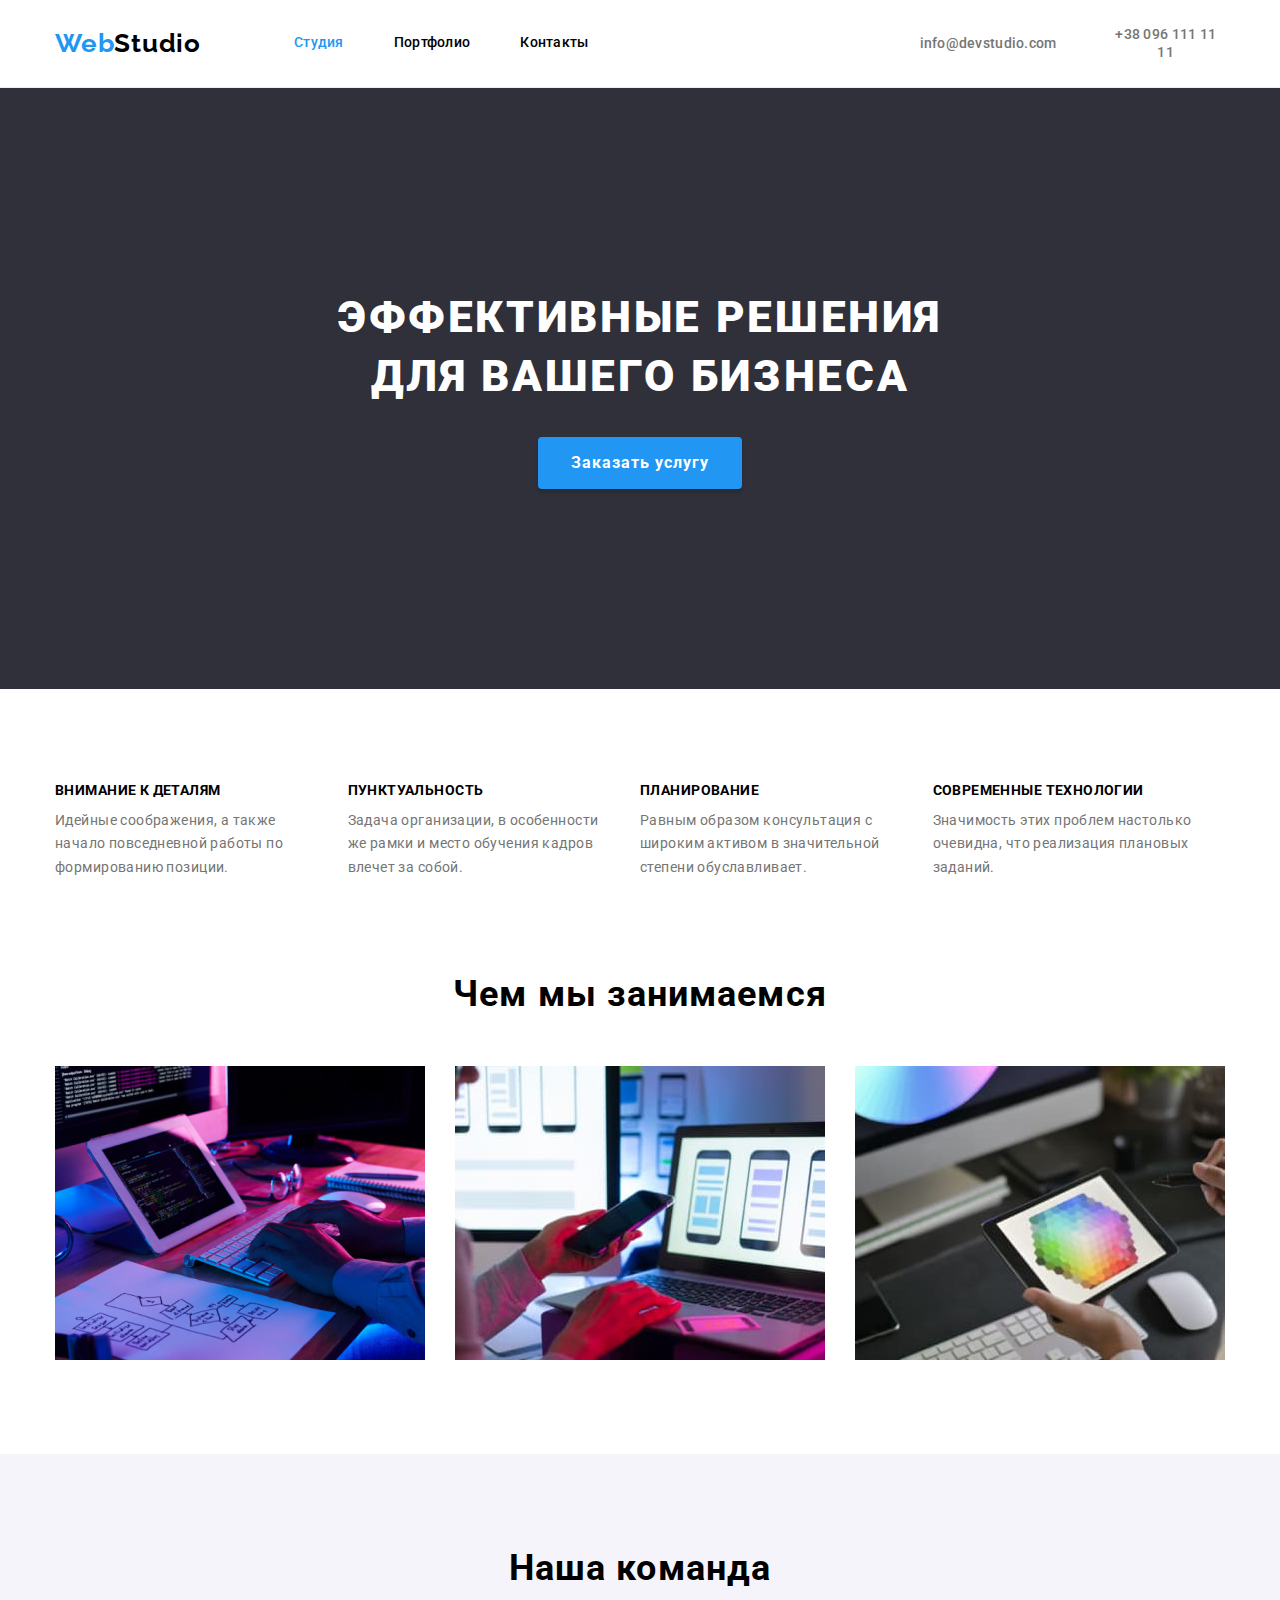
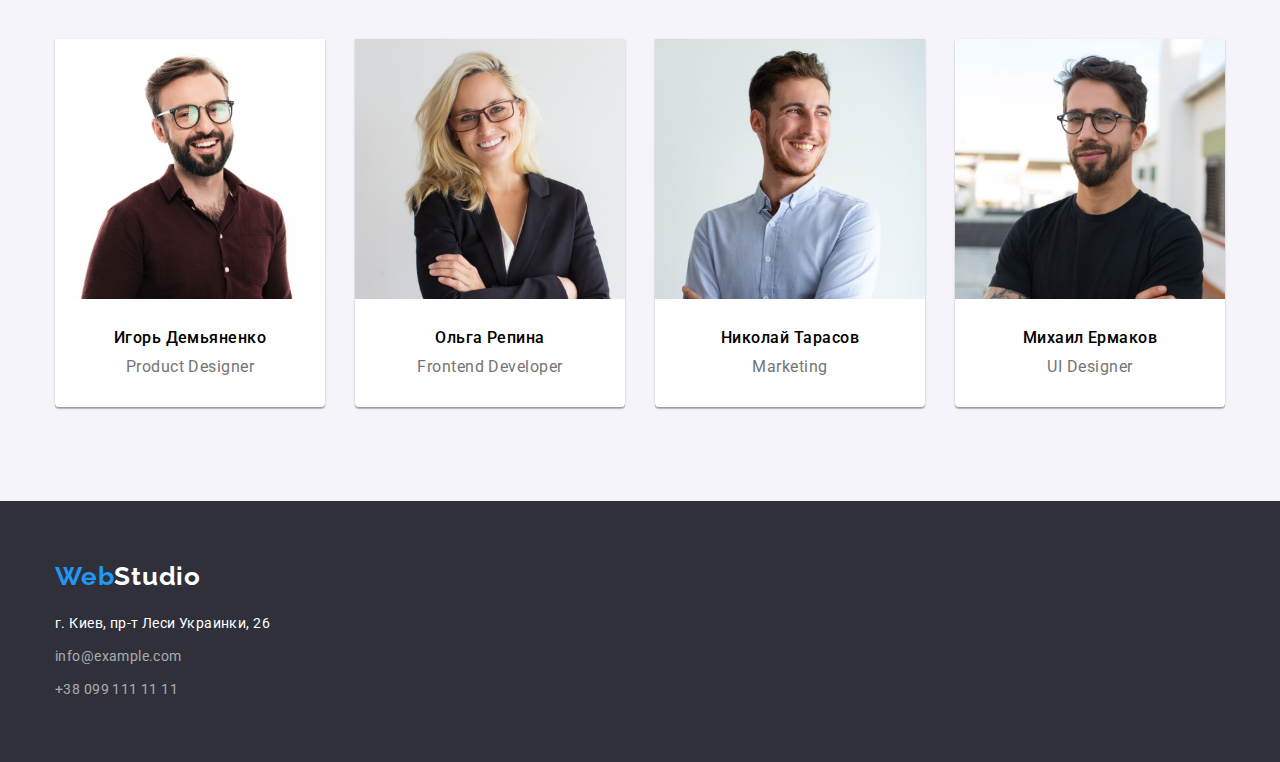
<file: index.html>
<!DOCTYPE html>
<html lang="en">
  <head>
    <meta charset="UTF-8" />
    <meta http-equiv="X-UA-Compatible" content="IE=edge" />
    <meta name="viewport" content="width=device-width, initial-scale=1.0" />
    <title>Студия</title>
    <link
      href="https://fonts.googleapis.com/css2?family=Raleway:wght@700&family=Roboto:wght@400;500;700;900&display=swap"
      rel="stylesheet"
    />
    <link
      rel="stylesheet"
      href="https://cdnjs.cloudflare.com/ajax/libs/modern-normalize/1.1.0/modern-normalize.min.css"
    />
    <link rel="stylesheet" href="./css/styles.css" />
  </head>
  <body>
    <header class="header">
      <section class="header-section">
        <div class="nav-box container">
          <a class="logo webstudio link" href="./index.html">
            <span class="logo-header">Web</span>Studio</a
          >
          <nav class="header-nav">
            <ul class="list nav-ulka">
              <li class="nav-li">
                <a class="nav-link active link" href="./index.html">Студия</a>
              </li>
              <li class="nav-li">
                <a class="nav-link link" href="./portfolio.html">Портфолио</a>
              </li>
              <li><a class="nav-link link" href="./index.html">Контакты</a></li>
            </ul>
          </nav>
          <ul class="list contacts-ulka">
            <li class="contacts-li">
              <a class="header-contacts hmail link" href="mailto:info@devstudio.com"
                >info@devstudio.com</a
              >
            </li>
            <li class="contacts-li">
              <a class="header-contacts link teleph" href="tel:+380961111111"
              >+38 096 111 11 11</a
              >
            </li>
        </ul>
        </div>
      </section>
    </header>

    <main class="main-section">
      <section class="banner-section">
        <div class="container">
          <h1 class="tagline">ЭФФЕКТИВНЫЕ РЕШЕНИЯ<br>ДЛЯ ВАШЕГО БИЗНЕСА</h1>
          <div class="button-tagline">
            <button class="tagline-btn btn" type="button">
              Заказать услугу
            </button>
          </div>
        </div>
      </section>

      <section class="advant-section">
        <div class="container">
        <ul class="list advant-ulka">
          <li class="advant-li">
            <h3 class="adv-li-name">ВНИМАНИЕ К ДЕТАЛЯМ</h3>
            <p class="definition">
              Идейные соображения, а также начало повседневной работы по
              формированию позиции.
            </p>
          </li>
          <li class="advant-li">
            <h3 class="adv-li-name">ПУНКТУАЛЬНОСТЬ</h3>
            <p class="definition">
              Задача организации, в особенности же рамки и место обучения кадров
              влечет за собой.
            </p>
          </li>
          <li class="advant-li">
            <h3 class="adv-li-name">ПЛАНИРОВАНИЕ</h3>
            <p class="definition">
              Равным образом консультация с широким активом в значительной
              степени обуславливает.
            </p>
          </li>
          <li class="advant-li">
            <h3 class="adv-li-name">СОВРЕМЕННЫЕ ТЕХНОЛОГИИ</h3>
            <p class="definition">
              Значимость этих проблем настолько очевидна, что реализация
              плановых заданий.
            </p>
          </li>
          </div>
        </ul>
      </section>

      <!-- Чим займаємось -->
      <section class="metier-section">
        <div class="container">
        <h2 class="metier-name geometry">Чем мы занимаемся</h2>
        
        <ul class="list metier-ulka">
          <li class="metier-li">
            <img
              class="image"
              src="./images/image01.jpg"
              alt="Разработка"
              width="370"
            />
          </li>
          <li class="metier-li">
            <img
              class="image"
              src="./images/image02.jpg"
              alt="Дизайн"
              width="370"
            />
          </li>
          <li class="metier-li">
            <img
              class="image"
              src="./images/image03.jpg"
              alt="Стиль"
              width="370"
            />
          </li>
        </ul>
        </div>
      </section>

      <section class="team-section">
        <div class="container">
        <h2 class="team-name geometry">Наша команда</h2>

        <ul class="list team-ulka">
          <li class="team-li">
            <img
              class="image"
              src="./images/pht01.jpg"
              alt="И. Демьяненко"
              width="270"
              height="260"
            />
            <div class="member-bio">
            <h3 class="team-member">Игорь Демьяненко</h3>
            <p class="member-job" lang="en">Product Designer</p>
            </div>
          </li>
          <li class="team-li">
            <img
              class="image"
              src="./images/pht02.jpg"
              alt="О. Репина"
              width="270"
              height="260"
            />
            <div class="member-bio">
            <h3 class="team-member">Ольга Репина</h3>
            <p class="member-job" lang="en">Frontend Developer</p>
            </div>
          </li>
          <li class="team-li">
            <img
              class="image"
              src="./images/pht03.jpg"
              alt="Н. Тарасов"
              width="270"
              height="260"
            />
            <div class="member-bio">
            <h3 class="team-member">Николай Тарасов</h3>
            <p class="member-job" lang="en">Marketing</p>
            </div>
          </li>
          <li class="team-li">
            <img
              class="image"
              src="./images/pht04.jpg"
              alt=".М. Ермаков"
              width="270"
              height="260"
            />
            <div class="member-bio">
            <h3 class="team-member">Михаил Ермаков</h3>
            <p class="member-job" lang="en">UI Designer</p>
            </div>
          </li>
        </ul>
        </div>
      </section>
    </main>

    <!-- Наші контакти -->
    <footer class="footer">
      <section class="footer-section">
        <div class="container">
        <a class="logo footer-logo link" lang="en" href="./index.html"
          ><span class="footer-web">Web</span><span class="logo-footer">Studio</span></a
        >
        <address>
          <ul class="list footer-ulka">
            <li class="footer-li">
              <a
                class="address link"
                href="https://goo.gl/maps/CcYmPfw3a3xQvwCz5"
                target="_blank"
                rel="noreferrer noopener"
                >г. Киев, пр-т Леси Украинки, 26</a
              >
            </li>
            <li class="footer-li">
              <a class="footer-mail link" href="mailto:info@example.com"
                >info@example.com</a
              >
            </li>
            <li class="footer-li">
              <a class="footer-tel link" href="tel:+380991111111"
                >+38 099 111 11 11</a
              >
            </li>
          </ul>
        </address>
        </div>
      </section>
    </footer>
  </body>
</html>
</file>
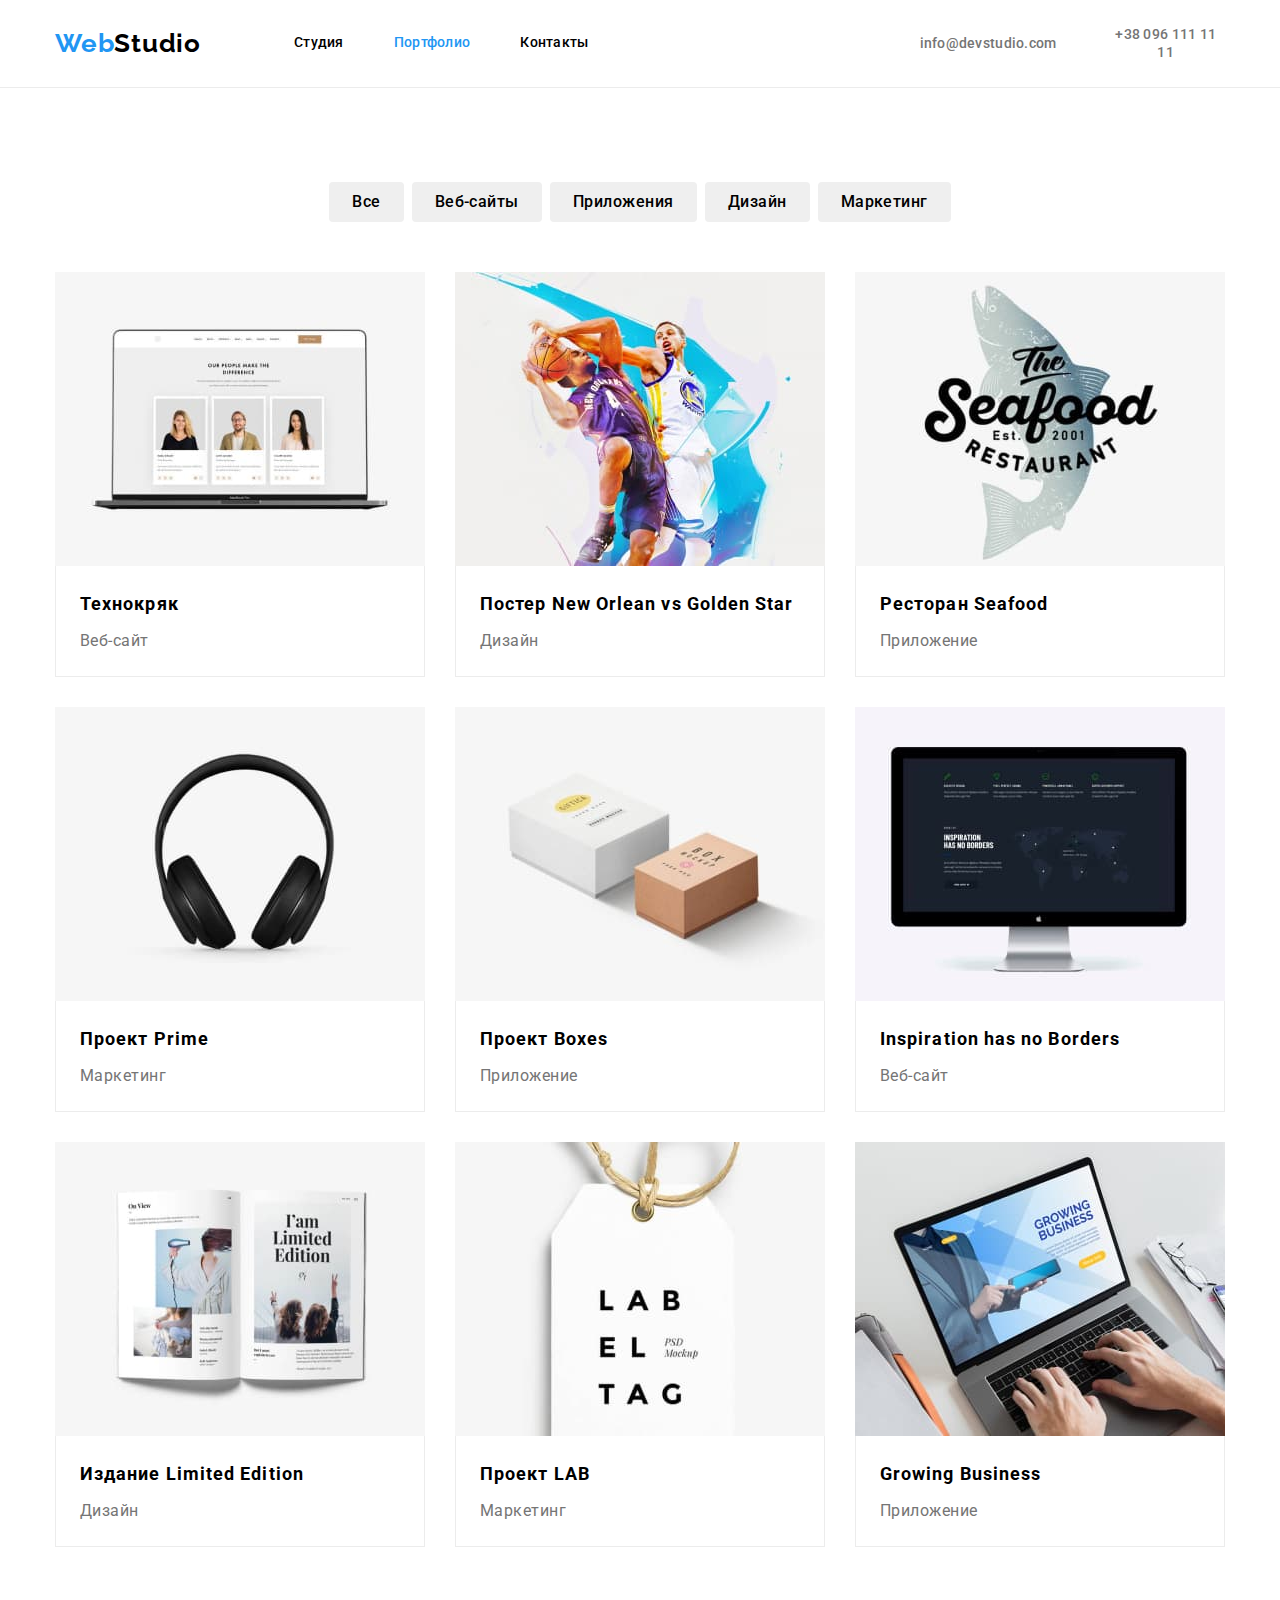
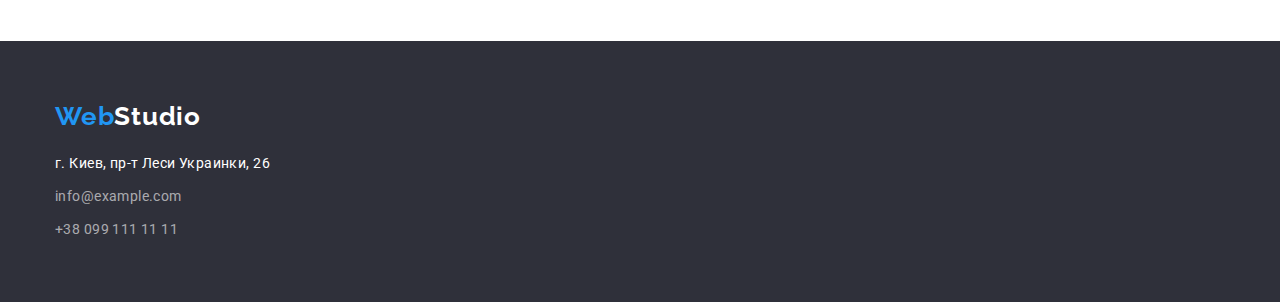
<file: portfolio.html>
<!DOCTYPE html>
<html lang="en">
  <head>
    <meta charset="UTF-8" />
    <meta http-equiv="X-UA-Compatible" content="IE=edge" />
    <meta name="viewport" content="width=device-width, initial-scale=1.0" />
    <title>Портфолио</title>
    <link
      href="https://fonts.googleapis.com/css2?family=Raleway:wght@700&family=Roboto:wght@400;500;700;900&display=swap"
      rel="stylesheet"
    />
    <link
      rel="stylesheet"
      href="https://cdnjs.cloudflare.com/ajax/libs/modern-normalize/1.1.0/modern-normalize.min.css"
    />
    <link rel="stylesheet" href="./css/styles.css" />
  </head>
  <body>
    <header class="header">
      <section class="header-section">
        <div class="container nav-box">
          <a class="logo webstudio link" href="./index.html">
            <span class="logo-header">Web</span>Studio</a
          >
          <nav class="header-nav">
            <ul class="list nav-ulka">
              <li class="nav-li">
                <a class="nav-link link" href="./index.html">Студия</a>
              </li>
              <li class="nav-li">
                <a class="nav-link active link" href="./portfolio.html">Портфолио</a>
              </li>
              <li><a class="nav-link link" href="./index.html">Контакты</a></li>
            </ul>
          </nav>

          <ul class="list contacts-ulka">
            <li class="contacts-li">
              <a class="header-contacts hmail link" href="mailto:info@devstudio.com"
                >info@devstudio.com</a
              >
            </li>
            <li class="contacts-li">
              <a class="header-contacts link teleph" href="tel:+380961111111"
              >+38 096 111 11 11</a
              >
            </li>
          </ul>
        </div>
      </section>
    </header>

    <main>
      <section class="projects">
        <div class="container">
          <ul class="list buttons-ulka">
            <li class="button-li">
              <button class="btn-portfolio btn" type="button">Все</button>
            </li>
            <li class="button-li">
              <button class="btn-portfolio btn" type="button">Веб-сайты</button>
            </li>
            <li class="button-li">
              <button class="btn-portfolio btn" type="button">
                Приложения
              </button>
            </li>
            <li class="button-li">
              <button class="btn-portfolio btn" type="button">Дизайн</button>
            </li>
            <li class="button-li">
              <button class="btn-portfolio btn" type="button">Маркетинг</button>
            </li>
          </ul>
        </div>
        <div class="container">
          <ul class="list projects-ulka project-card">
            <li class="project-li project-card-li">
              <img
                class="image-project"
                src="./images/p2i1.jpg"
                alt="Технокряк"
                width="370"
              />
              <div class="card">
                <h2 class="project-name">Технокряк</h2>
                <p class="project-type">Веб-сайт</p>
              </div>
            </li>
            <li class="project-li project-card-li">
              <img
                class="image-project"
                src="./images/p2i2.jpg"
                alt="New Orlean vs Golden Star"
                width="370"
              />
              <div class="card">
                <h2 class="project-name">
                  Постер <span lang="en">New Orlean vs Golden Star</span>
                </h2>
                <p class="project-type">Дизайн</p>
              </div>
            </li>
            <li class="project-li project-card-li">
              <img
                class="image-project"
                src="./images/p2i3.jpg"
                alt="Seafood"
                width="370"
              />
              <div class="card">
                <h2 class="project-name">
                  Ресторан <span lang="en">Seafood</span>
                </h2>
                <p class="project-type">Приложение</p>
              </div>
            </li>
          </ul>
          <ul class="list projects-ulka project-card">
            <li class="project-li project-card-li">
              <img
                class="image-project"
                src="./images/p2i4.jpg"
                alt="Prime"
                width="370"
              />
              <div class="card">
                <h2 class="project-name">
                  Проект <span lang="en">Prime</span>
                </h2>
                <p class="project-type">Маркетинг</p>
              </div>
            </li>
            <li class="project-li project-card-li">
              <img
                class="image-project"
                src="./images/p2i5.jpg"
                alt="Boxes"
                width="370"
              />
              <div class="card">
                <h2 class="project-name">
                  Проект <span lang="en">Boxes</span>
                </h2>
                <p class="project-type">Приложение</p>
              </div>
            </li>
            <li class="project-li project-card-li">
              <img
                class="image-project"
                src="./images/p2i6.jpg"
                alt="Inspiration has no Borders"
                width="370"
              />
              <div class="card">
                <h2 class="project-name">
                  <span lang="en">Inspiration has no Borders</span>
                </h2>
                <p class="project-type">Веб-сайт</p>
              </div>
            </li>
          </ul>
          <ul class="list projects-ulka project-card">
            <li class="project-li project-card-li">
              <img
                class="image-project"
                src="./images/p2i7.jpg"
                alt="Limited Edition"
                width="370"
              />
              <div class="card">
                <h2 class="project-name">
                  Издание <span lang="en">Limited Edition</span>
                </h2>
                <p class="project-type">Дизайн</p>
              </div>
            </li>
            <li class="project-li project-card-li">
              <img
                class="image-project"
                src="./images/p2i8.jpg"
                alt="LAB"
                width="370"
              />
              <div class="card">
                <h2 class="project-name">Проект <span></span> LAB</h2>
                <p class="project-type">Маркетинг</p>
              </div>
            </li>
            <li class="project-li project-card-li">
              <img
                class="image-project"
                src="./images/p2i9.jpg"
                alt="Growing Business"
                width="370"
              />
              <div class="card">
                <h2 class="project-name">
                  <span lang="en">Growing Business</span>
                </h2>
                <p class="project-type">Приложение</p>
              </div>
            </li>
          </ul>
        </div>
      </section>
    </main>

    <!-- Футер -->
    <footer class="footer">
      <section class="footer-section">
        <div class="container">
          <a class="logo footer-logo link" lang="en" href="./index.html"
            ><span class="footer-web">Web</span
            ><span class="logo-footer">Studio</span></a
          >
          <address>
            <ul class="list footer-ulka">
              <li class="footer-li">
                <a
                  class="address link"
                  href="https://goo.gl/maps/CcYmPfw3a3xQvwCz5"
                  target="_blank"
                  rel="noreferrer noopener"
                  >г. Киев, пр-т Леси Украинки, 26</a
                >
              </li>
              <li class="footer-li">
                <a class="footer-mail link" href="mailto:info@example.com"
                  >info@example.com</a
                >
              </li>
              <li class="footer-li">
                <a class="footer-tel link" href="tel:+380991111111"
                  >+38 099 111 11 11</a
                >
              </li>
            </ul>
          </address>
        </div>
      </section>
    </footer>
  </body>
</html>
</file>
<file: css/styles.css>
/* Налаштування */
:root {
    --font: "Roboto", sans-serif;
    --font-sec: "Raleway", sans-serif;
    --accent: #2196f3;
    --white: #ffffff;
    --text: ##212121;
    --text-sec: rgba(117, 117, 117, 1);
    --tagline-bg: #2F303A;
    --team-bg: #F5F4FA;

    --items: 3;
    --items-adv: 4;
    --indent: 30px;
}
/* Контент */
body {
    font-family: var(--font);
    color: var(--text);
    font-size: 16px;
}

.link {
    text-decoration: none;
}

.link.active {
    color: var(--accent);
}
.list {
    list-style: none;
    margin: 0;
    padding: 0;
}


h1, h2, h3, h4, h5, h6, p {
    margin: 0;
}

img {
    display: block;
    max-width: 100%;
    height: auto;
}
/* Хедер */
.header {
    border-bottom: 1px solid #ECECEC;
    display: block;
}

.logo {
    font-family: 'Raleway';
    font-style: normal;
    font-weight: 700;
    font-size: 26px;
    line-height: 1.2;
    letter-spacing: 0.03em;
    color: black;
    margin-right: 93px;
    display: block;
}
.logo-header {
    color: var(--accent);
}

.nav-li {

}

.nav-link {
    color: var(--text);
    padding-top: 32px;
    padding-bottom: 32px;
}

.nav-link:hover,
.nav-link:focus,
.header-contacts:hover,
.header-contacts:focus {
    color: var(--accent);
}


.header-contacts {
    font-style: normal;
    color: var(--text-sec);
    font-weight: 500;
    font-size: 14px;
    line-height: 1.14;
    letter-spacing: 0.02em;
    padding-top: 32px;
    padding-bottom: 32px;
}

.hmail {
    margin-right: 50px;
    margin-left: 331px;
} 

.contacts-li {
    text-align: center;
}

/* Баннер */
.banner-section {
    background-color: var(--tagline-bg);
    text-align: center;
    padding-bottom: 200px;
    padding-top: 200px;
    margin: 0px;
}

.tagline {
    font-style: normal;
    font-weight: 900;
    font-size: 44px;
    line-height: 1.35;
    text-align: center;
    letter-spacing: 0.06em;
    text-transform: uppercase;
    color: var(--white);

    display: flex;
    justify-content: space-around;
    margin-bottom: 30px;
}

.tagline-btn {
    font-weight: 700;
    font-size: 16px;
    line-height: 1.88;
    align-items: center;
    text-align: center;
    letter-spacing: 0.06em;
    color: var(--white);
    font-family: inherit;
    cursor: pointer;
    background-color: var(--accent);
    box-shadow: 0px 4px 4px rgba(0, 0, 0, 0.15);
    border-radius: 4px;
    border: 1px solid transparent;
    padding: 10px 32px;
}
/* Головне */
.adv-li-name {
    font-style: normal;
    font-weight: 700;
    font-size: 14px;
    line-height: 1.14;
    letter-spacing: 0.03em;
    text-transform: uppercase;

    padding-bottom: 10px;
}

.definition {
    font-style: normal;
    font-weight: 400;
    font-size: 14px;
    line-height: 1.7;
    letter-spacing: 0.03em;
    color: var(--text-sec);
}

.metier-name, .team-name {
    font-weight: 700;
    font-size: 36px;
    line-height: 1.16;
    text-align: center;
    letter-spacing: 0.03em;
}

.team-section{
    background-color: var(--team-bg);
    padding-top: 94px;
}

.team-member {
    font-weight: 500;
    font-size: 16px;
    line-height: 1.19;
    letter-spacing: 0.03em;
}

.footer {
    background-color: var(--tagline-bg);
    padding-top: 60px;
    padding-bottom: 60px;
}
.logo-footer {
    color: var(--white);

}
.footer-web {
    color: var(--accent);
}
.footer-ulka {
    font-style: normal;
    font-weight: 400;
    font-size: 14px;
    line-height: 1.71;
    letter-spacing: 0.03em;
}
.footer-mail, .footer-tel {
    color: rgba(255, 255, 255, 0.6);
}
.footer-li:not(:last-child ) {
    margin-bottom: 9px;
}

.address {
    font-weight: 400;
    font-size: 14px;
    line-height: 1.71;
    letter-spacing: 0.03em;
    color: var(--white);
    font-style: normal;
}

/* ПОРТФОЛІО */
.btn {
    border: 1px solid transparent;
}

.btn-portfolio {
    padding: 6px 22px;
    font-style: normal;
    font-weight: 500;
    font-size: 16px;
    line-height: 1.62;
    text-align: center;
    letter-spacing: 0.03em;
    border-radius: 4px;
    color: var(--text);
    cursor: pointer;
}
.btn-portfolio:hover,
.btn-portfolio:focus {
    border-radius: 4px;
    color: var(--white);
    background-color: var(--accent);
    box-shadow: 0px 4px 4px rgba(0, 0, 0, 0.15);
}
.project-name {
    font-style: normal;
    font-weight: 700;
    font-size: 18px;
    letter-spacing: 0.06em;
    line-height: 2.00;
    margin-bottom: 4px;
    color: var(--text);
}
.project-type {
    font-size: 16px;
    line-height: 1.88;
    letter-spacing: 0.03em;
    color: var(--text-sec);
}

.projects {
    padding-top: 94px;
    padding-bottom: 94px;
}

.buttons-ulka {
    display: flex;
    margin-bottom: 50px;
    margin-left: auto;
    margin-right: auto;
    padding: auto;
    justify-content: center;
}

.button-li:not(:last-child ) {
    margin-right: 8px;
}

.projects-ulka {
    display: flex;
    flex-wrap: wrap;
}

.projects-ulka:not(:last-child) {
    margin-bottom: 15px;
}

.project-card {
    display: flex;
    flex-wrap: wrap;
    margin: calc(-1 * var(--indent) / 2);
}

.project-card-li {
    flex-basis: calc((100% - var(--indent) * var(--items)) / var(--items));
    margin: calc(var(--indent) / 2);
}
.image-project {
    width: 370px;
}

.card {
    padding: 20px 24px;
    border-bottom: 1px solid #ECECEC;
    border-left: 1px solid #ECECEC;
    border-right: 1px solid #ECECEC;
}


/* Блочна модель, flex-box */
.container {
    width: 1200px;
    padding-left: 15px;
    padding-right: 15px;
    margin: auto;
}
.nav-box {
    display: flex;
    align-items: center;
}

.header-section {
    padding: 0px;
    padding-top: 25px;
    padding-bottom: 25px;
    margin: auto;
}

.header-nav {
    display: flex;
}

.webstudio {
    margin-right: 93px;
}
.nav-ulka:not(:last-child) {
    margin-right: 50px;
}

.nav-li:not(:last-child) {
    margin-right: 50px;
}


.nav-ulka {
    display: flex;
    font-style: normal;
    font-weight: 500;
    font-size: 14px;
    line-height: 1.14;
    letter-spacing: 0.02em;
}
.contacts-ulka {
    display: flex;
   align-items: center;
}
.teleph {
    margin-right: 0px;
}

.banner-section {
    padding-bottom: 200px;
    padding-top: 200px;
    margin: 0px;
    text-align: center;
    background-color: var(--tagline-bg);
}
 .advant-section {
    padding-top: 94px;
    padding-bottom: 94px;
    margin: 0px;
 }
.advant-ulka {
    display: flex;
}
 .advant-ulka, .advant-li:not(:last-child) {
    margin-right: 30px;
 }
.advant-li {
    width: 270px;
}

.metier-section {
    padding-bottom: 94px;
}

.geometry {
    margin-bottom: 50px;
}

.metier-ulka {
    display: flex;
}
.metier-li:last-child {
    margin-right: 0px;
}
.metier-li {
    margin-right: 30px;
}
.image {
    display: block;
    max-width: 100%;
    height: auto;
}

.team-ulka {
    display: flex;
    padding-bottom: 94px;
}
.team-li {
    margin-right: 30px;

    width: 270px;
    background: var(--white);
    box-shadow: 0px 1px 3px rgba(0, 0, 0, 0.12), 0px 1px 1px rgba(0, 0, 0, 0.14), 0px 2px 1px rgba(0, 0, 0, 0.2);
    border-radius: 0px 0px 4px 4px;
}
.team-li:last-child {
    margin-right: 0px;
}
.member-bio {
    padding-top: 30px;
    padding-bottom: 30px;
}

.team-member {
    margin-bottom: 10px;
    font-weight: 500;
    font-size: 16px;
    line-height: 1.18;
    text-align: center;
    letter-spacing: 0.03em;
    color: var(--text);
    background-color: var(--white);
}
.member-job {
    font-weight: 400;
    font-size: 16px;
    line-height: 1.18;
    text-align: center;
    letter-spacing: 0.03em;
    color: var(--text-sec)
}

.footer-logo {
    margin-bottom: 20px;
}
</file>
